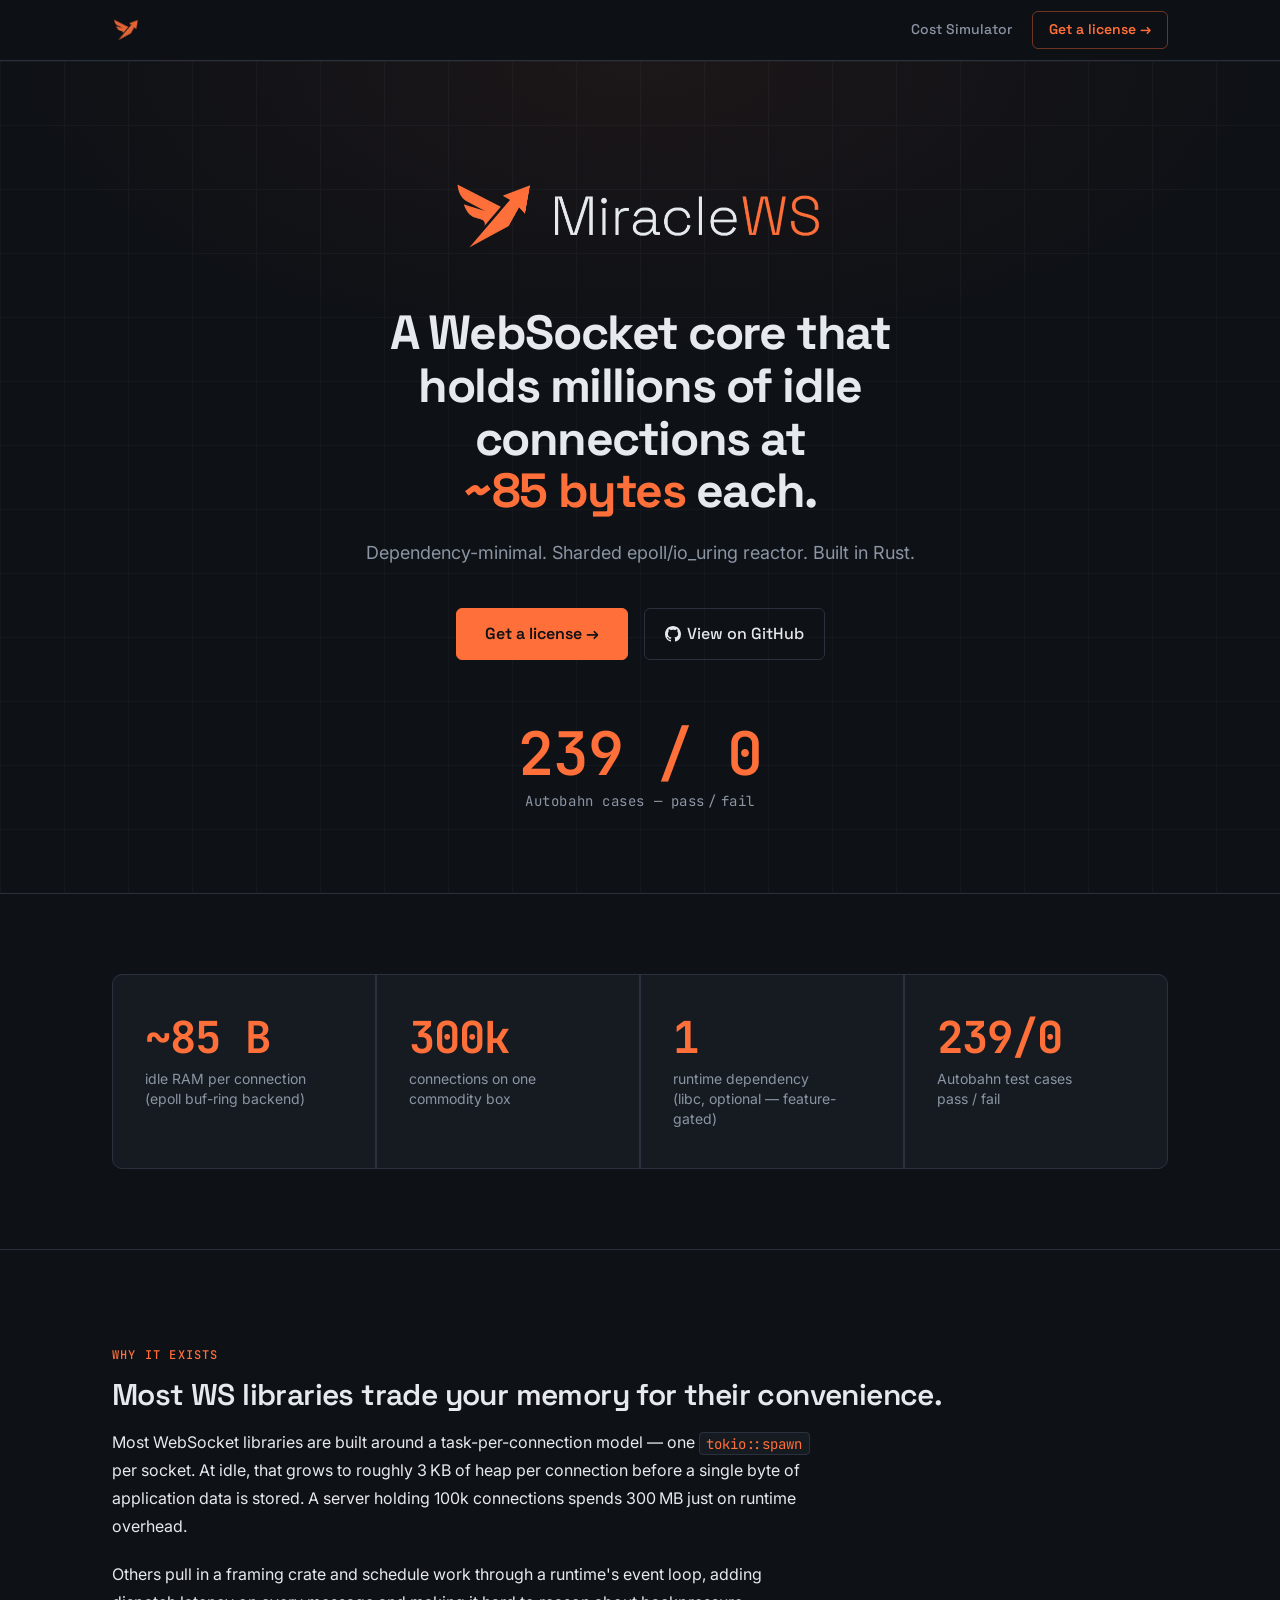
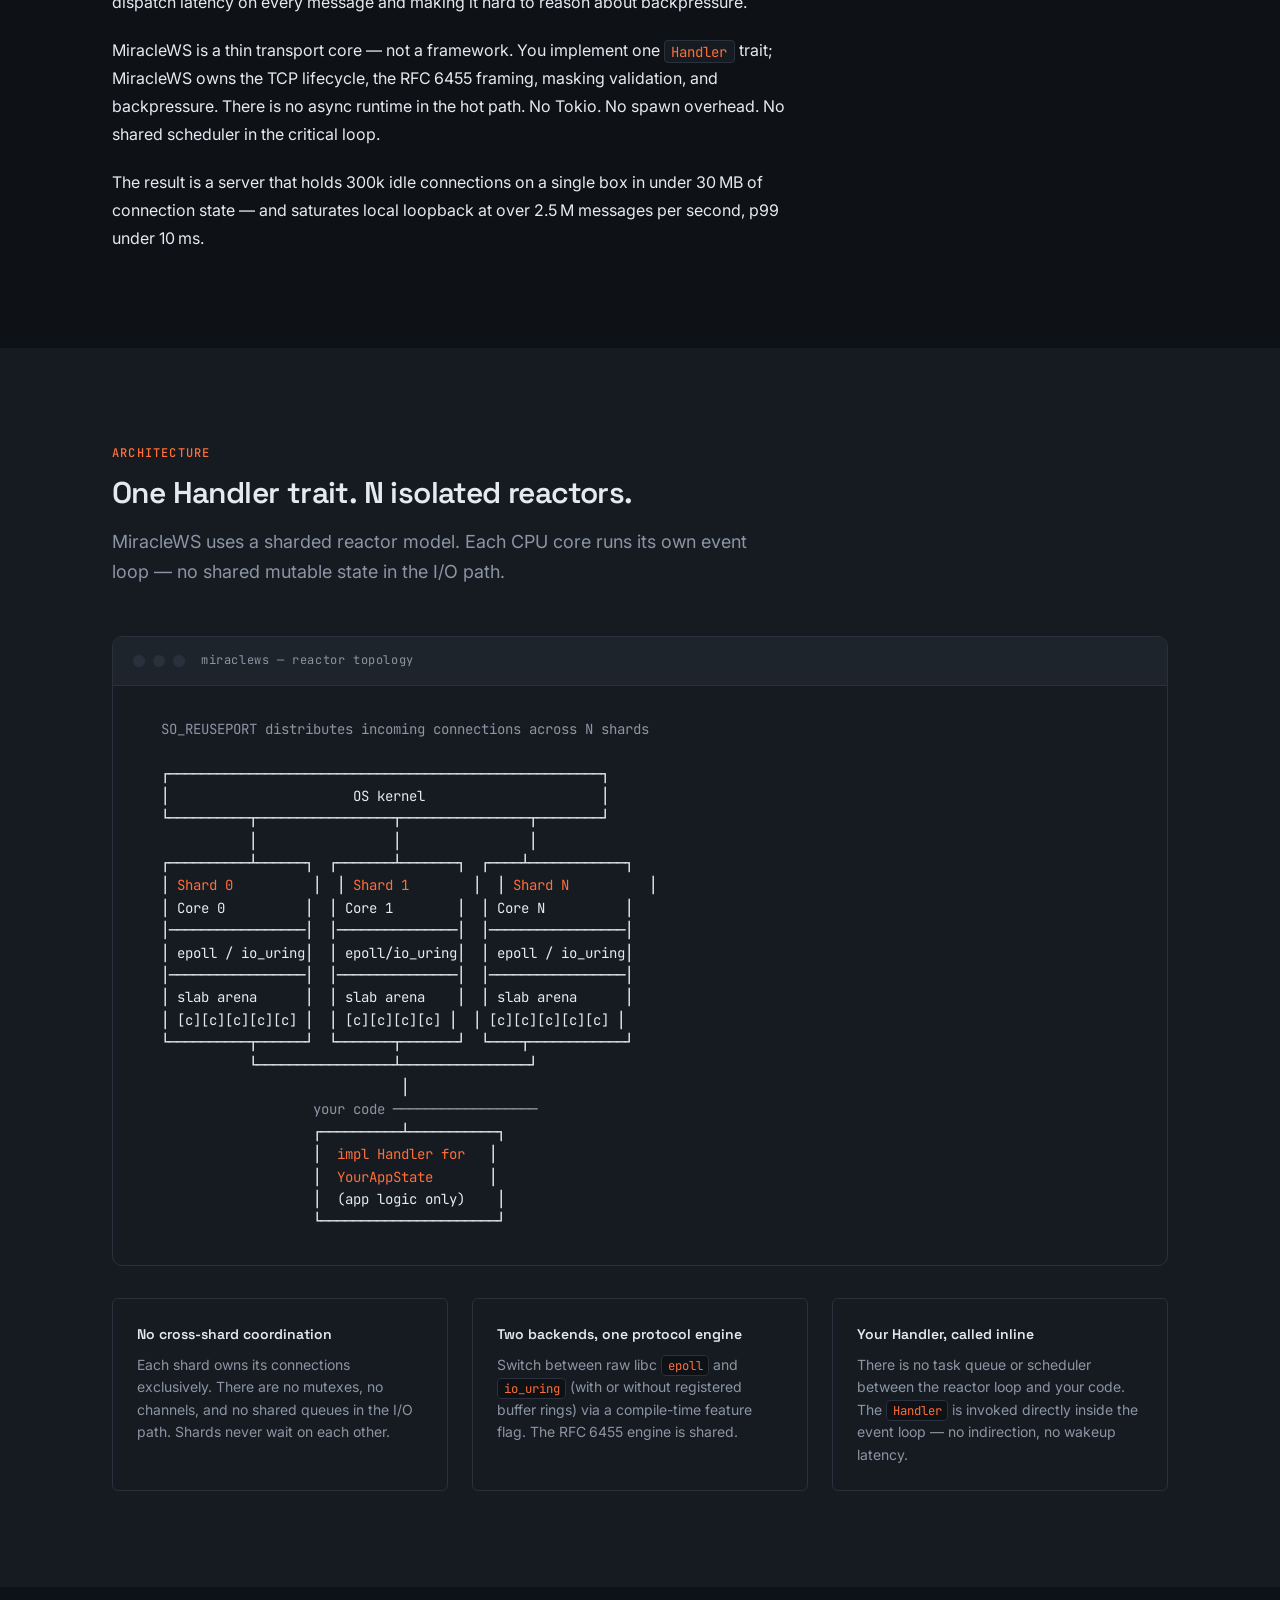
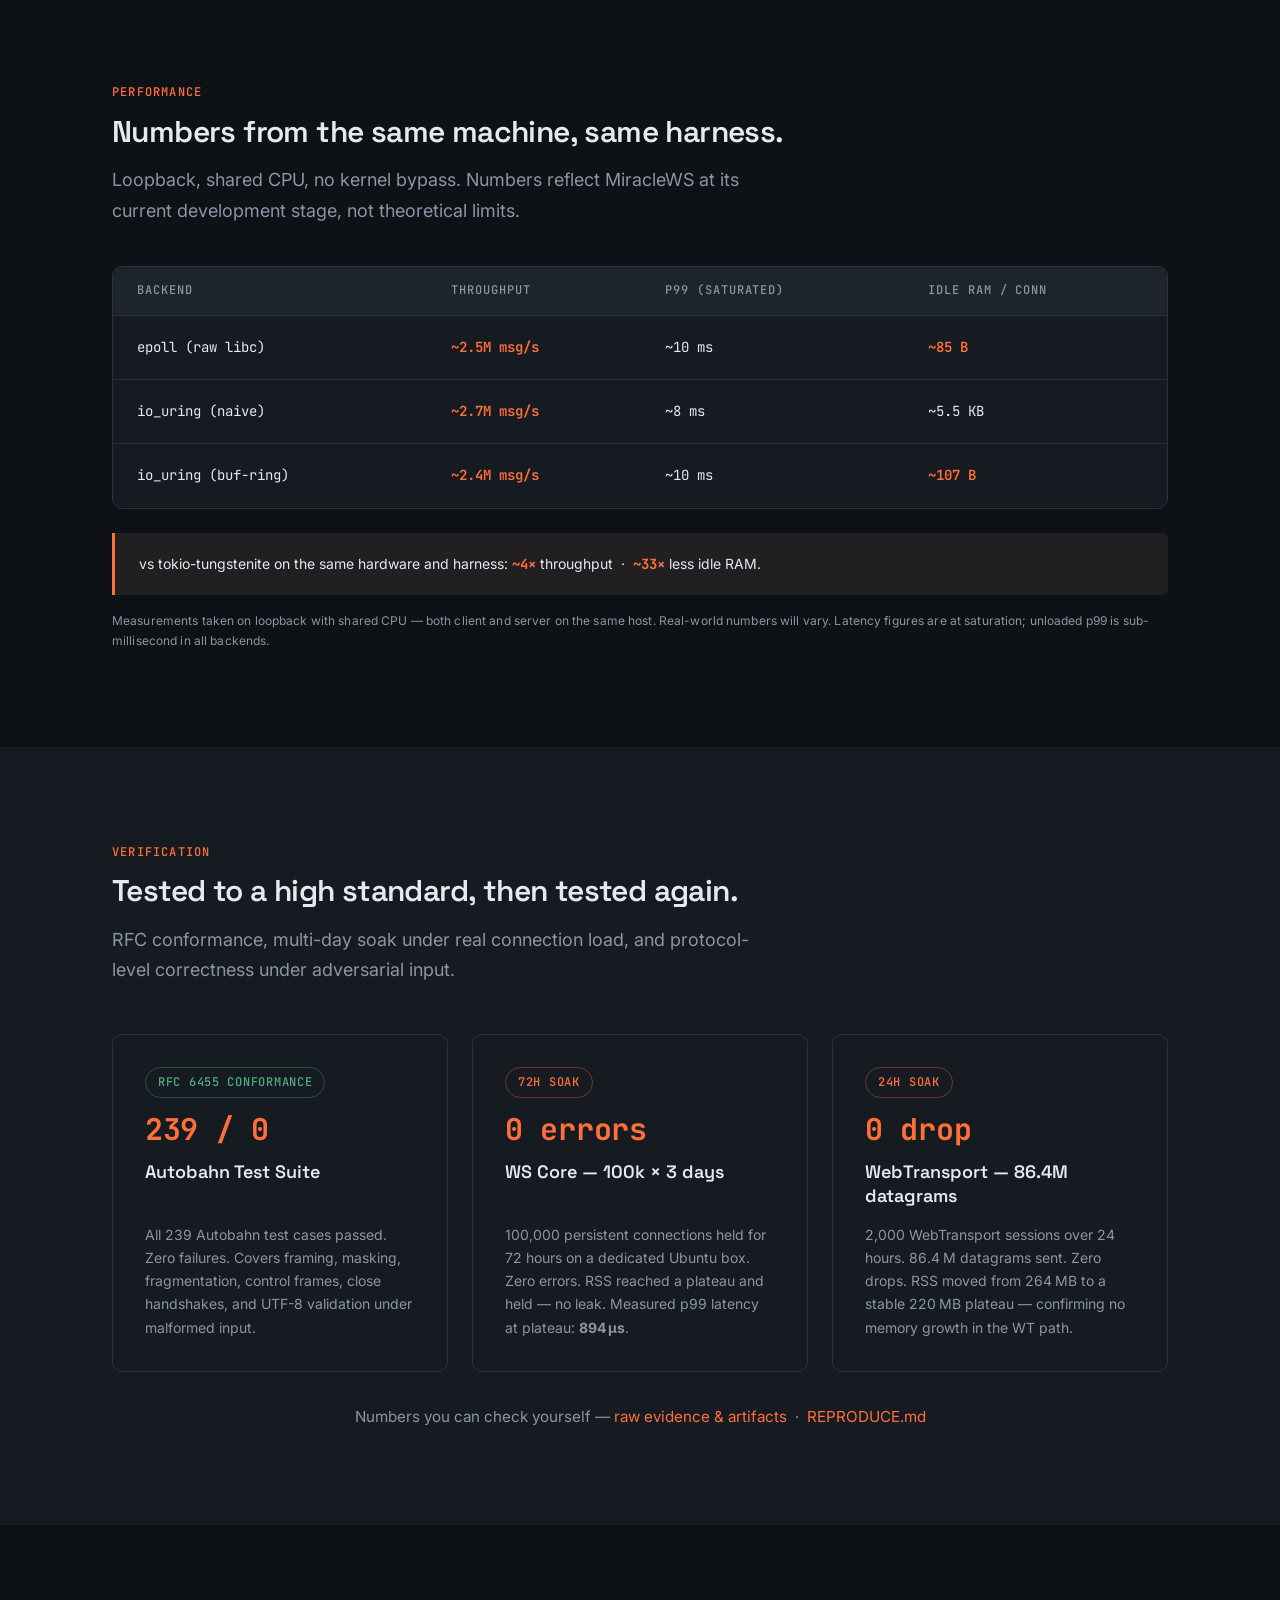
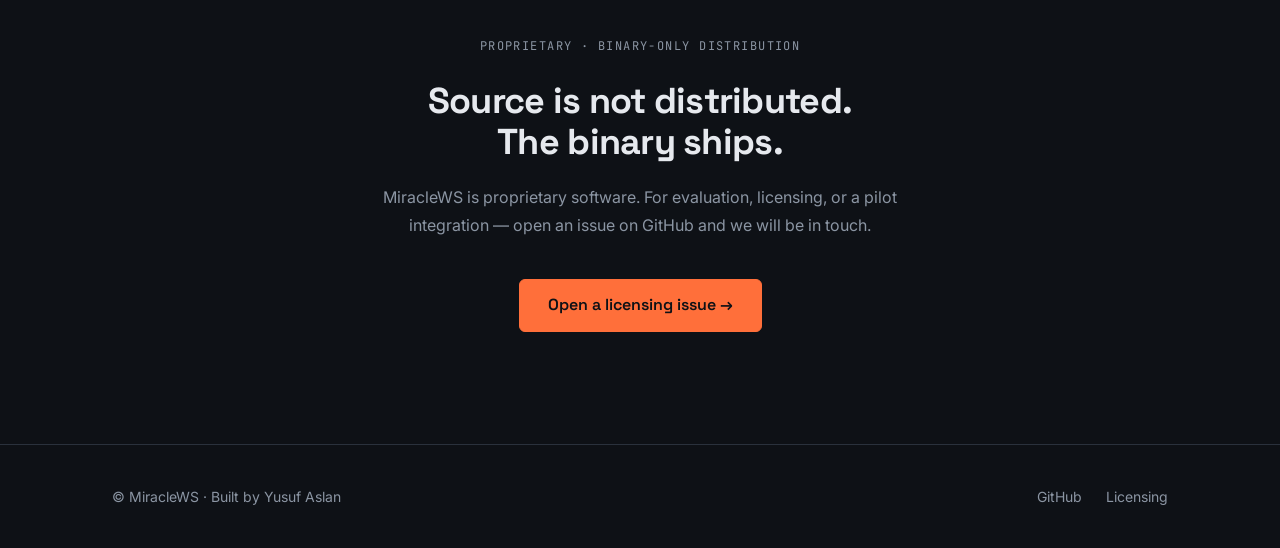
<file: docs/index.html>
<!DOCTYPE html>
<html lang="en">
<head>
  <meta charset="UTF-8" />
  <meta name="viewport" content="width=device-width, initial-scale=1.0" />
  <title>MiracleWS — high-performance WebSocket core</title>
  <meta name="description" content="A dependency-minimal WebSocket server core in Rust. Sharded epoll/io_uring reactor. ~85 bytes idle RAM per connection. 239/0 Autobahn pass/fail." />

  <!-- Open Graph -->
  <meta property="og:type"        content="website" />
  <meta property="og:url"         content="https://pikyusufaslan.github.io/miraclews/" />
  <meta property="og:title"       content="MiracleWS — high-performance WebSocket core" />
  <meta property="og:description" content="~85 B idle RAM/conn. 300k connections on one box. 1 runtime dependency. 239/0 Autobahn. Built in Rust." />
  <meta property="og:image"       content="assets/og-image.png" />
  <meta name="twitter:card"       content="summary_large_image" />

  <!-- Favicons -->
  <link rel="icon"       type="image/png" sizes="32x32"   href="assets/favicon-32.png" />
  <link rel="apple-touch-icon"             sizes="180x180" href="assets/favicon-180.png" />

  <!-- Fonts -->
  <link rel="preconnect" href="https://fonts.googleapis.com" />
  <link rel="preconnect" href="https://fonts.gstatic.com" crossorigin />
  <link
    rel="stylesheet"
    href="https://fonts.googleapis.com/css2?family=Inter:wght@400;500&family=JetBrains+Mono:wght@400;500;600;700&family=Space+Grotesk:wght@400;500;600;700&display=swap"
  />

  <link rel="stylesheet" href="style.css" />
</head>
<body>

  <!-- ============================================================
       Navigation
       ============================================================ -->
  <nav class="nav" aria-label="Site navigation">
    <div class="nav__inner">
      <a href="#hero" class="nav__logo" aria-label="MiracleWS — back to top">
        <img src="assets/logo-mark.png" alt="MiracleWS mark" height="28" width="28" />
      </a>
      <div class="nav__links">
        <a href="cost.html" class="nav__link">Cost Simulator</a>
        <a href="https://github.com/pikyusufaslan/miraclews/issues" class="nav__cta">
          Get a license →
        </a>
      </div>
    </div>
  </nav>

  <main>

    <!-- ============================================================
         1. Hero
         ============================================================ -->
    <section class="hero" id="hero" aria-labelledby="hero-heading">
      <div class="hero__inner">

        <a href="https://github.com/pikyusufaslan/miraclews" aria-label="MiracleWS on GitHub">
          <img
            src="assets/logo-wordmark-dark.png"
            alt="MiracleWS"
            class="hero__wordmark"
            width="380"
            height="86"
          />
        </a>

        <h1 class="hero__headline" id="hero-heading">
          A WebSocket core that holds millions of idle connections at
          <mark>~85&nbsp;bytes</mark> each.
        </h1>

        <p class="hero__sub">
          Dependency-minimal. Sharded epoll/io_uring reactor. Built in Rust.
        </p>

        <div class="hero__actions">
          <a
            href="https://github.com/pikyusufaslan/miraclews/issues"
            class="btn-primary"
          >
            Get a license →
          </a>
          <a
            href="https://github.com/pikyusufaslan/miraclews"
            class="btn-ghost"
          >
            <svg width="16" height="16" viewBox="0 0 16 16" fill="currentColor" aria-hidden="true">
              <path d="M8 0C3.58 0 0 3.58 0 8c0 3.54 2.29 6.53 5.47 7.59.4.07.55-.17.55-.38 0-.19-.01-.82-.01-1.49-2.01.37-2.53-.49-2.69-.94-.09-.23-.48-.94-.82-1.13-.28-.15-.68-.52-.01-.53.63-.01 1.08.58 1.23.82.72 1.21 1.87.87 2.33.66.07-.52.28-.87.51-1.07-1.78-.2-3.64-.89-3.64-3.95 0-.87.31-1.59.82-2.15-.08-.2-.36-1.02.08-2.12 0 0 .67-.21 2.2.82.64-.18 1.32-.27 2-.27.68 0 1.36.09 2 .27 1.53-1.04 2.2-.82 2.2-.82.44 1.1.16 1.92.08 2.12.51.56.82 1.27.82 2.15 0 3.07-1.87 3.75-3.65 3.95.29.25.54.73.54 1.48 0 1.07-.01 1.93-.01 2.2 0 .21.15.46.55.38A8.013 8.013 0 0016 8c0-4.42-3.58-8-8-8z"/>
            </svg>
            View on GitHub
          </a>
        </div>

        <!-- Ambient credibility stat -->
        <div class="hero__stat" aria-label="Autobahn test results: 239 pass, 0 fail">
          <span class="hero__stat-number" aria-hidden="true">239 / 0</span>
          <span class="hero__stat-label">Autobahn cases &mdash; pass&thinsp;/&thinsp;fail</span>
        </div>

      </div>
    </section>

    <!-- ============================================================
         2. At a glance — stat cards
         ============================================================ -->
    <section class="stats" aria-labelledby="stats-heading">
      <div class="container">
        <h2 id="stats-heading" class="sr-only">At a glance</h2>
        <div class="stats__grid">

          <div class="stat-card">
            <div class="stat-card__number" aria-label="approximately 85 bytes">~85 B</div>
            <div class="stat-card__label">idle RAM per connection<br />(epoll buf-ring backend)</div>
          </div>

          <div class="stat-card">
            <div class="stat-card__number" aria-label="300 thousand">300k</div>
            <div class="stat-card__label">connections on one commodity box</div>
          </div>

          <div class="stat-card">
            <div class="stat-card__number" aria-label="1">1</div>
            <div class="stat-card__label">runtime dependency<br />(libc, optional — feature-gated)</div>
          </div>

          <div class="stat-card">
            <div class="stat-card__number" aria-label="239 slash 0">239/0</div>
            <div class="stat-card__label">Autobahn test cases<br />pass / fail</div>
          </div>

        </div>
      </div>
    </section>

    <!-- ============================================================
         3. Why
         ============================================================ -->
    <section class="section why" aria-labelledby="why-heading">
      <div class="container">
        <span class="section-label">Why it exists</span>
        <h2 class="section-heading" id="why-heading">Most WS libraries trade your memory for their convenience.</h2>

        <div class="why__body">
          <p>
            Most WebSocket libraries are built around a task-per-connection model — one
            <code>tokio::spawn</code> per socket. At idle, that grows to roughly 3&thinsp;KB of heap
            per connection before a single byte of application data is stored. A server holding
            100k connections spends 300&thinsp;MB just on runtime overhead.
          </p>
          <p>
            Others pull in a framing crate and schedule work through a runtime's event loop,
            adding dispatch latency on every message and making it hard to reason about
            backpressure.
          </p>
          <p>
            MiracleWS is a thin transport core — not a framework. You implement one
            <code>Handler</code> trait; MiracleWS owns the TCP lifecycle, the RFC&thinsp;6455 framing,
            masking validation, and backpressure. There is no async runtime in the hot path.
            No Tokio. No spawn overhead. No shared scheduler in the critical loop.
          </p>
          <p>
            The result is a server that holds 300k idle connections on a single box in under
            30&thinsp;MB of connection state — and saturates local loopback at over 2.5&thinsp;M
            messages per second, p99 under 10&thinsp;ms.
          </p>
        </div>
      </div>
    </section>

    <!-- ============================================================
         4. How it works
         ============================================================ -->
    <section class="section section--alt how" aria-labelledby="how-heading">
      <div class="container">
        <span class="section-label">Architecture</span>
        <h2 class="section-heading" id="how-heading">One Handler trait. N isolated reactors.</h2>
        <p class="section-sub">
          MiracleWS uses a sharded reactor model. Each CPU core runs its own
          event loop — no shared mutable state in the I/O path.
        </p>

        <div class="how__diagram-wrapper" role="img" aria-label="Sharded reactor architecture diagram">
          <div class="how__diagram-header">
            <span class="how__diagram-dot"></span>
            <span class="how__diagram-dot"></span>
            <span class="how__diagram-dot"></span>
            <span class="how__diagram-title">miraclews — reactor topology</span>
          </div>
          <div class="how__diagram">
<pre>
<span class="dia-muted">  SO_REUSEPORT distributes incoming connections across N shards</span>

  ┌──────────────────────────────────────────────────────┐
  │                       OS kernel                      │
  └──────────┬─────────────────┬────────────────┬────────┘
             │                 │                │
  ┌──────────┴──────┐  ┌───────┴───────┐  ┌────┴────────────┐
  │ <span class="dia-accent">Shard 0</span>          │  │ <span class="dia-accent">Shard 1</span>        │  │ <span class="dia-accent">Shard N</span>          │
  │ Core 0          │  │ Core 1        │  │ Core N          │
  │─────────────────│  │───────────────│  │─────────────────│
  │ epoll / io_uring│  │ epoll/io_uring│  │ epoll / io_uring│
  │─────────────────│  │───────────────│  │─────────────────│
  │ slab arena      │  │ slab arena    │  │ slab arena      │
  │ [c][c][c][c][c] │  │ [c][c][c][c] │  │ [c][c][c][c][c] │
  └──────────┬──────┘  └───────┬───────┘  └────┬────────────┘
             └─────────────────┴────────────────┘
                                │
                     <span class="dia-muted">your code ──────────────────</span>
                     ┌──────────┴───────────┐
                     │  <span class="dia-accent">impl Handler for</span>   │
                     │  <span class="dia-accent">YourAppState</span>       │
                     │  (app logic only)    │
                     └──────────────────────┘
</pre>
          </div>
        </div>

        <div class="how__notes">
          <div class="how__note">
            <div class="how__note-title">No cross-shard coordination</div>
            <div class="how__note-body">
              Each shard owns its connections exclusively. There are no mutexes, no channels,
              and no shared queues in the I/O path. Shards never wait on each other.
            </div>
          </div>
          <div class="how__note">
            <div class="how__note-title">Two backends, one protocol engine</div>
            <div class="how__note-body">
              Switch between raw libc <code>epoll</code> and <code>io_uring</code> (with or
              without registered buffer rings) via a compile-time feature flag. The RFC&thinsp;6455
              engine is shared.
            </div>
          </div>
          <div class="how__note">
            <div class="how__note-title">Your Handler, called inline</div>
            <div class="how__note-body">
              There is no task queue or scheduler between the reactor loop and your code. The
              <code>Handler</code> is invoked directly inside the event loop — no indirection,
              no wakeup latency.
            </div>
          </div>
        </div>

      </div>
    </section>

    <!-- ============================================================
         5. Benchmarks
         ============================================================ -->
    <section class="section bench" aria-labelledby="bench-heading">
      <div class="container">
        <span class="section-label">Performance</span>
        <h2 class="section-heading" id="bench-heading">Numbers from the same machine, same harness.</h2>
        <p class="section-sub">
          Loopback, shared CPU, no kernel bypass. Numbers reflect MiracleWS at its current
          development stage, not theoretical limits.
        </p>

        <div class="bench__table-wrapper">
          <table class="bench-table" aria-label="MiracleWS backend benchmark results">
            <thead>
              <tr>
                <th scope="col">Backend</th>
                <th scope="col">Throughput</th>
                <th scope="col">p99 (saturated)</th>
                <th scope="col">Idle RAM / conn</th>
              </tr>
            </thead>
            <tbody>
              <tr>
                <td>epoll (raw libc)</td>
                <td class="num">~2.5M msg/s</td>
                <td class="num-plain">~10 ms</td>
                <td class="num">~85 B</td>
              </tr>
              <tr>
                <td>io_uring (naive)</td>
                <td class="num">~2.7M msg/s</td>
                <td class="num-plain">~8 ms</td>
                <td class="num-plain">~5.5 KB</td>
              </tr>
              <tr>
                <td>io_uring (buf-ring)</td>
                <td class="num">~2.4M msg/s</td>
                <td class="num-plain">~10 ms</td>
                <td class="num">~107 B</td>
              </tr>
            </tbody>
          </table>
        </div>

        <div class="bench__callout" role="note">
          vs tokio-tungstenite on the same hardware and harness:
          <strong>~4×</strong> throughput &nbsp;·&nbsp; <strong>~33×</strong> less idle RAM.
        </div>

        <p class="bench__note">
          Measurements taken on loopback with shared CPU — both client and server on the same
          host. Real-world numbers will vary. Latency figures are at saturation; unloaded
          p99 is sub-millisecond in all backends.
        </p>

      </div>
    </section>

    <!-- ============================================================
         6. Evidence
         ============================================================ -->
    <section class="section section--alt evidence" aria-labelledby="evidence-heading">
      <div class="container">
        <span class="section-label">Verification</span>
        <h2 class="section-heading" id="evidence-heading">Tested to a high standard, then tested again.</h2>
        <p class="section-sub">
          RFC conformance, multi-day soak under real connection load, and protocol-level
          correctness under adversarial input.
        </p>

        <div class="evidence__grid">

          <div class="evidence-card">
            <span class="evidence-card__badge evidence-card__badge--green">RFC 6455 Conformance</span>
            <div class="evidence-card__stat">239 / 0</div>
            <div class="evidence-card__title">Autobahn Test Suite</div>
            <div class="evidence-card__body">
              All 239 Autobahn test cases passed. Zero failures. Covers framing, masking,
              fragmentation, control frames, close handshakes, and UTF-8 validation under
              malformed input.
            </div>
          </div>

          <div class="evidence-card">
            <span class="evidence-card__badge">72h Soak</span>
            <div class="evidence-card__stat">0 errors</div>
            <div class="evidence-card__title">WS Core — 100k × 3 days</div>
            <div class="evidence-card__body">
              100,000 persistent connections held for 72 hours on a dedicated Ubuntu box.
              Zero errors. RSS reached a plateau and held — no leak. Measured p99 latency
              at plateau: <strong>894&thinsp;µs</strong>.
            </div>
          </div>

          <div class="evidence-card">
            <span class="evidence-card__badge">24h Soak</span>
            <div class="evidence-card__stat">0 drop</div>
            <div class="evidence-card__title">WebTransport — 86.4M datagrams</div>
            <div class="evidence-card__body">
              2,000 WebTransport sessions over 24 hours. 86.4&thinsp;M datagrams sent. Zero
              drops. RSS moved from 264&thinsp;MB to a stable 220&thinsp;MB plateau —
              confirming no memory growth in the WT path.
            </div>
          </div>

        </div>
        <p style="text-align:center;margin-top:32px;color:#8B95A3;font-size:0.95rem">
          Numbers you can check yourself —
          <a href="https://github.com/pikyusufaslan/miraclews/tree/main/evidence" style="color:#FF6F3A;text-decoration:none">raw evidence &amp; artifacts</a>
          &nbsp;·&nbsp;
          <a href="https://github.com/pikyusufaslan/miraclews/blob/main/REPRODUCE.md" style="color:#FF6F3A;text-decoration:none">REPRODUCE.md</a>
        </p>
      </div>
    </section>

    <!-- ============================================================
         7. Licensing CTA
         ============================================================ -->
    <section class="cta-section" aria-labelledby="cta-heading">
      <div class="container">
        <div class="cta-section__inner">
          <p class="cta-section__eyebrow">Proprietary · Binary-only distribution</p>
          <h2 class="cta-section__heading" id="cta-heading">
            Source is not distributed.<br />The binary ships.
          </h2>
          <div class="cta-section__body">
            <p>
              MiracleWS is proprietary software. For evaluation, licensing, or a
              pilot integration — open an issue on GitHub and we will be in touch.
            </p>
          </div>
          <a
            href="https://github.com/pikyusufaslan/miraclews/issues"
            class="btn-primary"
          >
            Open a licensing issue →
          </a>
        </div>
      </div>
    </section>

  </main>

  <!-- ============================================================
       Footer
       ============================================================ -->
  <footer class="footer">
    <div class="footer__inner">
      <span class="footer__copy">© MiracleWS · Built by Yusuf Aslan</span>
      <nav class="footer__links" aria-label="Footer links">
        <a
          href="https://github.com/pikyusufaslan/miraclews"
          class="footer__link"
        >GitHub</a>
        <a
          href="https://github.com/pikyusufaslan/miraclews/issues"
          class="footer__link"
        >Licensing</a>
      </nav>
    </div>
  </footer>

  <!-- Screen-reader utility -->
  <style>
    .sr-only {
      position: absolute;
      width: 1px;
      height: 1px;
      padding: 0;
      margin: -1px;
      overflow: hidden;
      clip: rect(0, 0, 0, 0);
      white-space: nowrap;
      border-width: 0;
    }
  </style>

</body>
</html>
</file>
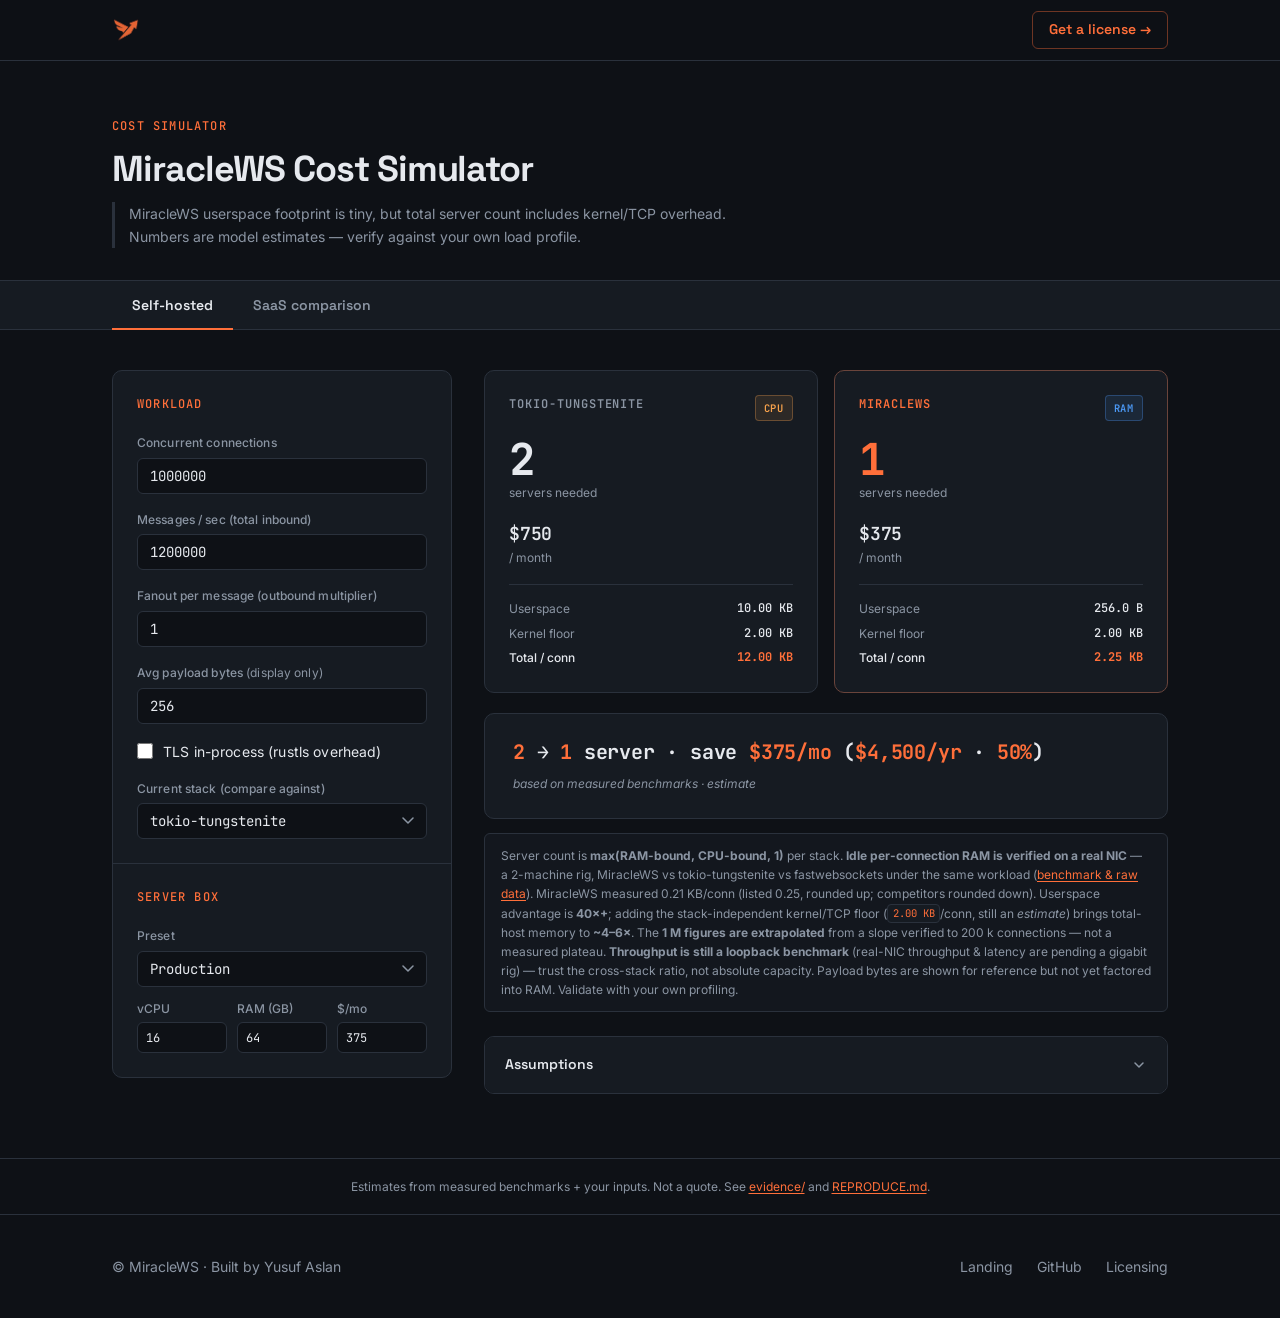
<file: docs/cost.html>
<!DOCTYPE html>
<html lang="en">
<head>
  <meta charset="UTF-8" />
  <meta name="viewport" content="width=device-width, initial-scale=1.0" />
  <title>MiracleWS Cost Simulator</title>
  <meta name="description" content="Estimate how many servers you need with MiracleWS vs your current WebSocket stack. Per-connection RAM breakdown with kernel/TCP overhead included." />

  <!-- Fonts -->
  <link rel="preconnect" href="https://fonts.googleapis.com" />
  <link rel="preconnect" href="https://fonts.gstatic.com" crossorigin />
  <link
    rel="stylesheet"
    href="https://fonts.googleapis.com/css2?family=Inter:wght@400;500&family=JetBrains+Mono:wght@400;500;600;700&family=Space+Grotesk:wght@400;500;600;700&display=swap"
  />

  <link rel="stylesheet" href="style.css" />
  <link rel="stylesheet" href="cost.css" />

  <!-- Screen-reader utility -->
  <style>
    .sr-only {
      position: absolute;
      width: 1px;
      height: 1px;
      padding: 0;
      margin: -1px;
      overflow: hidden;
      clip: rect(0, 0, 0, 0);
      white-space: nowrap;
      border-width: 0;
    }
  </style>
</head>
<body>

  <!-- Navigation -->
  <nav class="nav" aria-label="Site navigation">
    <div class="nav__inner">
      <a href="index.html" class="nav__logo" aria-label="MiracleWS — back to landing">
        <img src="assets/logo-mark.png" alt="MiracleWS mark" height="28" width="28" />
      </a>
      <a href="https://github.com/pikyusufaslan/miraclews/issues" class="nav__cta">
        Get a license &rarr;
      </a>
    </div>
  </nav>

  <main>

    <!-- Page header -->
    <header class="cost-header">
      <div class="container">
        <span class="section-label" aria-hidden="true">Cost Simulator</span>
        <h1>MiracleWS Cost Simulator</h1>
        <p class="cost-header__sub">
          MiracleWS userspace footprint is tiny, but total server count includes kernel/TCP overhead.
          Numbers are model estimates &mdash; verify against your own load profile.
        </p>
      </div>
    </header>

    <!-- Tab bar -->
    <div class="cost-tabs" role="tablist" aria-label="Simulator mode">
      <div class="cost-tabs__inner">
        <button
          id="tab-selfhosted"
          class="cost-tab cost-tab--active"
          role="tab"
          aria-selected="true"
          aria-controls="panel-selfhosted"
        >Self-hosted</button>
        <button
          id="tab-saas"
          class="cost-tab"
          role="tab"
          aria-selected="false"
          aria-controls="panel-saas"
        >SaaS comparison</button>
      </div>
    </div>

    <!-- Self-hosted panel -->
    <section
      id="panel-selfhosted"
      class="cost-body"
      role="tabpanel"
      aria-labelledby="tab-selfhosted"
    >
      <div class="container">
        <div class="cost-layout">

          <!-- ── Inputs sidebar ── -->
          <aside class="cost-inputs" aria-label="Workload and box inputs">

            <!-- Workload -->
            <div class="input-section">
              <div class="input-section__title">Workload</div>

              <div class="input-row">
                <label for="input-conns">Concurrent connections</label>
                <input
                  type="number"
                  id="input-conns"
                  value="1000000"
                  min="0"
                  step="10000"
                  aria-describedby="conns-hint"
                />
                <span id="conns-hint" class="sr-only">Default 1 million connections</span>
              </div>

              <div class="input-row">
                <label for="input-msgs">Messages / sec (total inbound)</label>
                <input
                  type="number"
                  id="input-msgs"
                  value="1200000"
                  min="0"
                  step="100000"
                />
              </div>

              <div class="input-row">
                <label for="input-fanout">Fanout per message (outbound multiplier)</label>
                <input
                  type="number"
                  id="input-fanout"
                  value="1"
                  min="1"
                  step="1"
                />
              </div>

              <div class="input-row">
                <label for="input-payload">Avg payload bytes <span style="color:var(--muted);font-weight:400;">(display only)</span></label>
                <input
                  type="number"
                  id="input-payload"
                  value="256"
                  min="1"
                  step="64"
                  aria-describedby="payload-hint"
                />
                <span id="payload-hint" class="sr-only">Not currently factored into server count — shown for reference.</span>
              </div>

              <div class="input-row input-row--checkbox">
                <input type="checkbox" id="input-tls" />
                <label for="input-tls">TLS in-process (rustls overhead)</label>
              </div>

              <div class="input-row">
                <label for="input-stack">Current stack (compare against)</label>
                <select id="input-stack" aria-label="Current WebSocket stack">
                  <!-- populated by JS from DEFAULTS.stacks -->
                </select>
              </div>
            </div>

            <!-- Box preset -->
            <div class="input-section">
              <div class="input-section__title">Server box</div>
              <div class="box-preset-row">
                <div class="input-row" style="margin-bottom:0">
                  <label for="input-preset">Preset</label>
                  <select id="input-preset" aria-label="Box preset">
                    <!-- populated by JS from DEFAULTS.boxes -->
                  </select>
                </div>
                <div class="box-fields">
                  <div class="box-field">
                    <label for="input-vcpu">vCPU</label>
                    <input type="number" id="input-vcpu" min="1" step="1" />
                  </div>
                  <div class="box-field">
                    <label for="input-ram">RAM (GB)</label>
                    <input type="number" id="input-ram" min="1" step="1" />
                  </div>
                  <div class="box-field">
                    <label for="input-price">$/mo</label>
                    <input type="number" id="input-price" min="1" step="1" />
                  </div>
                </div>
              </div>
            </div>

          </aside>

          <!-- ── Results area ── -->
          <div class="cost-results" aria-live="polite" aria-label="Cost simulation results">

            <!-- Two comparison cards -->
            <div class="result-cards" role="region" aria-label="Comparison">
              <!-- Current stack card -->
              <div class="result-card" id="card-current" aria-label="Current stack results">
                <div class="result-card__header">
                  <span class="result-card__name" id="card-current-name">tokio-tungstenite</span>
                  <span class="result-card__bound-badge result-card__bound-badge--ram" id="card-current-badge">RAM</span>
                </div>
                <div class="result-card__primary">
                  <div class="result-card__servers" id="card-current-servers">—</div>
                  <div class="result-card__servers-label">servers needed</div>
                </div>
                <div>
                  <div class="result-card__monthly" id="card-current-monthly">—</div>
                  <div class="result-card__monthly-label">/ month</div>
                </div>
                <div class="result-card__breakdown">
                  <div class="breakdown-row">
                    <span class="breakdown-row__label">Userspace</span>
                    <span class="breakdown-row__value" id="card-current-us">—</span>
                  </div>
                  <div class="breakdown-row">
                    <span class="breakdown-row__label">Kernel floor</span>
                    <span class="breakdown-row__value" id="card-current-kern">—</span>
                  </div>
                  <div class="breakdown-row" id="card-current-tls-row" style="display:none">
                    <span class="breakdown-row__label">rustls (TLS)</span>
                    <span class="breakdown-row__value" id="card-current-tls-val">—</span>
                  </div>
                  <div class="breakdown-row breakdown-row--total">
                    <span class="breakdown-row__label">Total / conn</span>
                    <span class="breakdown-row__value" id="card-current-total">—</span>
                  </div>
                </div>
              </div>

              <!-- MiracleWS card -->
              <div class="result-card result-card--miraclews" id="card-mws" aria-label="MiracleWS results">
                <div class="result-card__header">
                  <span class="result-card__name">MiracleWS</span>
                  <span class="result-card__bound-badge result-card__bound-badge--ram" id="card-mws-badge">RAM</span>
                </div>
                <div class="result-card__primary">
                  <div class="result-card__servers" id="card-mws-servers">—</div>
                  <div class="result-card__servers-label">servers needed</div>
                </div>
                <div>
                  <div class="result-card__monthly" id="card-mws-monthly">—</div>
                  <div class="result-card__monthly-label">/ month</div>
                </div>
                <div class="result-card__breakdown">
                  <div class="breakdown-row">
                    <span class="breakdown-row__label">Userspace</span>
                    <span class="breakdown-row__value" id="card-mws-us">—</span>
                  </div>
                  <div class="breakdown-row">
                    <span class="breakdown-row__label">Kernel floor</span>
                    <span class="breakdown-row__value" id="card-mws-kern">—</span>
                  </div>
                  <div class="breakdown-row" id="card-mws-tls-row" style="display:none">
                    <span class="breakdown-row__label">rustls (TLS)</span>
                    <span class="breakdown-row__value" id="card-mws-tls-val">—</span>
                  </div>
                  <div class="breakdown-row breakdown-row--total">
                    <span class="breakdown-row__label">Total / conn</span>
                    <span class="breakdown-row__value" id="card-mws-total">—</span>
                  </div>
                </div>
              </div>
            </div>

            <!-- Saving headline -->
            <div class="saving-headline" id="saving-headline" aria-live="polite">
              <div class="saving-headline__line" id="saving-headline-text">Computing&hellip;</div>
              <div class="saving-headline__sub">based on measured benchmarks &middot; estimate</div>
            </div>

            <!-- Disclaimer -->
            <p class="cost-disclaimer">
              Server count is <strong>max(RAM-bound, CPU-bound, 1)</strong> per stack.
              <strong>Idle per-connection RAM is verified on a real NIC</strong> &mdash; a 2-machine rig, MiracleWS vs tokio-tungstenite vs fastwebsockets under the same workload (<a href="https://github.com/pikyusufaslan/miraclews/tree/main/evidence/rig" target="_blank" rel="noopener">benchmark &amp; raw data</a>). MiracleWS measured 0.21 KB/conn (listed 0.25, rounded up; competitors rounded down). Userspace advantage is <strong>40×+</strong>; adding the stack-independent kernel/TCP floor (<code id="disc-kern">2 KB</code>/conn, still an <em>estimate</em>) brings total-host memory to <strong>~4&ndash;6×</strong>.
              The <strong>1 M figures are extrapolated</strong> from a slope verified to 200 k connections &mdash; not a measured plateau.
              <strong>Throughput is still a loopback benchmark</strong> (real-NIC throughput &amp; latency are pending a gigabit rig) &mdash; trust the cross-stack ratio, not absolute capacity. Payload bytes are shown for reference but not yet factored into RAM.
              Validate with your own profiling.
            </p>

            <!-- Collapsible assumptions panel -->
            <details class="assumptions-panel" id="assumptions-panel">
              <summary>
                <span class="assumptions-summary__label">Assumptions</span>
                <svg class="assumptions-summary__chevron" width="16" height="16" viewBox="0 0 16 16" fill="none" aria-hidden="true">
                  <path d="M4 6l4 4 4-4" stroke="currentColor" stroke-width="1.5" stroke-linecap="round" stroke-linejoin="round"/>
                </svg>
              </summary>
              <div class="assumptions-content">

                <!-- Per-stack assumptions -->
                <div class="assumptions-group">
                  <div class="assumptions-group__title">Per-stack parameters</div>
                  <div class="assumptions-stacks" id="assumptions-stacks">
                    <!-- populated by JS -->
                  </div>
                </div>

                <!-- Global assumptions -->
                <div class="assumptions-group">
                  <div class="assumptions-group__title">Global parameters</div>
                  <div class="assumptions-grid">
                    <div class="assumption-field">
                      <label class="assumption-field__label" for="a-kernelFloorKB">
                        Kernel floor (KB/conn) <span class="tag tag--estimate">estimate</span>
                      </label>
                      <input type="number" id="a-kernelFloorKB" step="0.1" min="0" />
                    </div>
                    <div class="assumption-field">
                      <label class="assumption-field__label" for="a-rustlsKB">
                        rustls TLS (KB/conn) <span class="tag tag--measured">measured</span>
                      </label>
                      <input type="number" id="a-rustlsKB" step="0.1" min="0" />
                    </div>
                    <div class="assumption-field">
                      <label class="assumption-field__label" for="a-usableRamFrac">
                        Usable RAM fraction <span class="tag tag--estimate">estimate</span>
                      </label>
                      <input type="number" id="a-usableRamFrac" step="0.01" min="0.1" max="1" />
                    </div>
                    <div class="assumption-field">
                      <label class="assumption-field__label" for="a-benchCores">
                        Bench CPU cores <span class="tag tag--measured">measured</span>
                      </label>
                      <input type="number" id="a-benchCores" step="1" min="1" />
                    </div>
                  </div>
                </div>

                <!-- Reset -->
                <div class="assumptions-reset">
                  <button class="btn-reset" id="btn-reset" type="button">Reset to measured defaults</button>
                </div>

              </div>
            </details>

          </div><!-- /.cost-results -->

        </div><!-- /.cost-layout -->
      </div><!-- /.container -->
    </section>

    <!-- SaaS panel -->
    <section
      id="panel-saas"
      class="cost-body"
      role="tabpanel"
      aria-labelledby="tab-saas"
      hidden
    >
      <div class="container">
        <div class="cost-layout">

          <!-- Inputs sidebar -->
          <aside class="cost-inputs" aria-label="SaaS workload inputs">
            <div class="input-section">
              <div class="input-section__title">Workload</div>

              <div class="input-row">
                <label for="saas-conns">Concurrent connections (peak)</label>
                <input
                  type="number"
                  id="saas-conns"
                  value="1000000"
                  min="0"
                  step="10000"
                  aria-describedby="saas-conns-hint"
                />
                <span id="saas-conns-hint" class="sr-only">Default 1 million connections</span>
              </div>

              <div class="input-row">
                <label for="saas-msgs-mo">Messages / month</label>
                <input
                  type="number"
                  id="saas-msgs-mo"
                  value="100000000"
                  min="0"
                  step="1000000"
                />
              </div>

            </div>
          </aside>

          <!-- Results + provider pricing -->
          <div class="cost-results" aria-live="polite" aria-label="SaaS comparison results">

            <!-- Dated label -->
            <p class="saas-pricing-note">
              Public pricing estimate, last checked: 2026-06-29 &mdash; edit before using in sales.
            </p>

            <!-- Provider cards built by JS -->
            <div id="saas-providers" class="saas-providers-list">
              <!-- populated by buildSaasProviders() -->
            </div>

            <!-- Overhead note -->
            <p class="saas-overhead-note">
              self-hosting adds operational overhead not priced here.
            </p>

          </div><!-- /.cost-results -->

        </div><!-- /.cost-layout -->
      </div><!-- /.container -->
    </section>

    <!-- Page disclaimer bar -->
    <div class="page-disclaimer-bar" role="contentinfo" aria-label="Methodology disclaimer">
      <div class="container">
        <p class="page-disclaimer-text">
          Estimates from measured benchmarks + your inputs. Not a quote.
          See <a href="https://github.com/pikyusufaslan/miraclews/tree/main/evidence" target="_blank" rel="noopener">evidence/</a>
          and <a href="https://github.com/pikyusufaslan/miraclews/blob/main/REPRODUCE.md" target="_blank" rel="noopener">REPRODUCE.md</a>.
        </p>
      </div>
    </div>

  </main>

  <!-- Footer -->
  <footer class="footer">
    <div class="footer__inner">
      <span class="footer__copy">&copy; MiracleWS &middot; Built by Yusuf Aslan</span>
      <nav class="footer__links" aria-label="Footer links">
        <a href="index.html" class="footer__link">Landing</a>
        <a href="https://github.com/pikyusufaslan/miraclews" class="footer__link">GitHub</a>
        <a href="https://github.com/pikyusufaslan/miraclews/issues" class="footer__link">Licensing</a>
      </nav>
    </div>
  </footer>

  <!-- Load model first, then UI wiring -->
  <script src="cost-model.js"></script>
  <script src="cost.js"></script>

</body>
</html>
</file>
<file: docs/style.css>
/* ================================================================
   MIRACLEWS — style.css
   Dark infrastructure product landing. Systems engineers audience.
   Palette: base/panel/hairline/text/muted/accent strictly from vars.
   ================================================================ */

/* ----------------------------------------------------------------
   1. Custom properties
   ---------------------------------------------------------------- */
:root {
  --base:     #0E1116;
  --panel:    #161B22;
  --hairline: #2A313C;
  --text:     #E6E9EE;
  --muted:    #8B95A3;
  --accent:   #FF6F3A;

  --font-display: 'Space Grotesk', system-ui, sans-serif;
  --font-body:    'Inter', system-ui, sans-serif;
  --font-mono:    'JetBrains Mono', 'Fira Code', monospace;

  --radius:   6px;
  --radius-lg: 10px;
  --container: 1120px;

  /* Type scale */
  --text-xs:   0.75rem;   /* 12px */
  --text-sm:   0.875rem;  /* 14px */
  --text-base: 1rem;      /* 16px */
  --text-lg:   1.125rem;  /* 18px */
  --text-xl:   1.25rem;   /* 20px */
  --text-2xl:  1.5rem;    /* 24px */
  --text-3xl:  1.875rem;  /* 30px */
  --text-4xl:  2.25rem;   /* 36px */
  --text-5xl:  3rem;      /* 48px */
  --text-6xl:  3.75rem;   /* 60px */
}

/* ----------------------------------------------------------------
   2. Reset & base
   ---------------------------------------------------------------- */
*, *::before, *::after {
  box-sizing: border-box;
  margin: 0;
  padding: 0;
}

html {
  scroll-behavior: smooth;
}

body {
  background-color: var(--base);
  color: var(--text);
  font-family: var(--font-body);
  font-size: var(--text-base);
  line-height: 1.65;
  -webkit-font-smoothing: antialiased;
  -moz-osx-font-smoothing: grayscale;
}

img {
  display: block;
  max-width: 100%;
  height: auto;
}

a {
  color: inherit;
  text-decoration: none;
}

/* ----------------------------------------------------------------
   3. Typography base
   ---------------------------------------------------------------- */
h1, h2, h3, h4 {
  font-family: var(--font-display);
  line-height: 1.15;
  color: var(--text);
  letter-spacing: -0.02em;
}

code, pre {
  font-family: var(--font-mono);
}

/* ----------------------------------------------------------------
   4. Layout utilities
   ---------------------------------------------------------------- */
.container {
  max-width: var(--container);
  margin-inline: auto;
  padding-inline: 2rem;
}

/* Sections use padding directly via section-specific rules.
   A shared .section class sets vertical rhythm.
   NOTE: all section padding declarations live here — no overrides
   elsewhere — to avoid specificity cancellation. */
.section {
  padding-block: 6rem;
}

.section--alt {
  background-color: var(--panel);
}

.section--flush-top {
  padding-top: 0;
}

/* Section heading block */
.section-label {
  display: block;
  font-family: var(--font-mono);
  font-size: var(--text-xs);
  font-weight: 500;
  letter-spacing: 0.1em;
  text-transform: uppercase;
  color: var(--accent);
  margin-bottom: 0.75rem;
}

.section-heading {
  font-size: clamp(var(--text-2xl), 3vw, var(--text-3xl));
  font-weight: 600;
  margin-bottom: 1rem;
}

.section-sub {
  font-size: var(--text-lg);
  color: var(--muted);
  max-width: 60ch;
  line-height: 1.7;
}

/* ----------------------------------------------------------------
   5. Navigation
   ---------------------------------------------------------------- */
.nav {
  position: sticky;
  top: 0;
  z-index: 100;
  /* Fallback for browsers without color-mix */
  background-color: rgba(14, 17, 22, 0.88);
  background-color: color-mix(in srgb, var(--base) 88%, transparent);
  backdrop-filter: blur(12px);
  -webkit-backdrop-filter: blur(12px);
  border-bottom: 1px solid var(--hairline);
}

.nav__inner {
  max-width: var(--container);
  margin-inline: auto;
  padding-inline: 2rem;
  height: 60px;
  display: flex;
  align-items: center;
  justify-content: space-between;
}

.nav__logo {
  display: flex;
  align-items: center;
  gap: 0.5rem;
  opacity: 0.9;
  transition: opacity 0.15s ease;
}

.nav__logo:hover,
.nav__logo:focus-visible {
  opacity: 1;
}

.nav__logo img {
  height: 28px;
  width: auto;
}

.nav__links {
  display: flex;
  align-items: center;
  gap: 1.25rem;
}

.nav__link {
  font-family: var(--font-display);
  font-size: var(--text-sm);
  font-weight: 500;
  color: var(--muted);
  transition: color 0.15s ease;
}

.nav__link:hover {
  color: var(--text);
}

.nav__link:focus-visible {
  color: var(--text);
  outline: 2px solid var(--accent);
  outline-offset: 4px;
}

.nav__cta {
  font-family: var(--font-display);
  font-size: var(--text-sm);
  font-weight: 600;
  color: var(--accent);
  border: 1px solid color-mix(in srgb, var(--accent) 40%, transparent);
  padding: 0.4rem 1rem;
  border-radius: var(--radius);
  transition: background-color 0.15s ease, border-color 0.15s ease;
}

.nav__cta:hover,
.nav__cta:focus-visible {
  background-color: color-mix(in srgb, var(--accent) 10%, transparent);
  border-color: var(--accent);
  outline: none;
}

/* ----------------------------------------------------------------
   6. Hero
   ---------------------------------------------------------------- */
.hero {
  padding-block: 7rem 5rem;
  text-align: center;
  position: relative;
  overflow: hidden;
}

/* Subtle diagonal grid texture — engineered, not decorative */
.hero::before {
  content: '';
  position: absolute;
  inset: 0;
  background-image:
    linear-gradient(
      var(--hairline) 1px,
      transparent 1px
    ),
    linear-gradient(
      90deg,
      var(--hairline) 1px,
      transparent 1px
    );
  background-size: 64px 64px;
  opacity: 0.25;
  pointer-events: none;
}

/* Radial glow from center — very subtle */
.hero::after {
  content: '';
  position: absolute;
  inset: 0;
  background: radial-gradient(
    ellipse 70% 50% at 50% 0%,
    color-mix(in srgb, var(--accent) 6%, transparent),
    transparent 70%
  );
  pointer-events: none;
}

.hero__inner {
  position: relative;
  z-index: 1;
  max-width: var(--container);
  margin-inline: auto;
  padding-inline: 2rem;
}

.hero__wordmark {
  max-width: 380px;
  margin-inline: auto;
  margin-bottom: 3rem;
  animation: fadeUp 0.6s cubic-bezier(0.16, 1, 0.3, 1) both;
}

.hero__headline {
  font-size: clamp(var(--text-3xl), 5vw, var(--text-5xl));
  font-weight: 700;
  max-width: 18ch;
  margin-inline: auto;
  margin-bottom: 1.25rem;
  line-height: 1.1;
  letter-spacing: -0.03em;
  animation: fadeUp 0.6s 0.1s cubic-bezier(0.16, 1, 0.3, 1) both;
}

/* Ember on key phrase */
.hero__headline mark {
  background: none;
  color: var(--accent);
}

.hero__sub {
  font-size: var(--text-lg);
  color: var(--muted);
  max-width: 52ch;
  margin-inline: auto;
  margin-bottom: 2.5rem;
  line-height: 1.65;
  animation: fadeUp 0.6s 0.2s cubic-bezier(0.16, 1, 0.3, 1) both;
}

.hero__actions {
  display: flex;
  gap: 1rem;
  justify-content: center;
  align-items: center;
  flex-wrap: wrap;
  margin-bottom: 4rem;
  animation: fadeUp 0.6s 0.3s cubic-bezier(0.16, 1, 0.3, 1) both;
}

/* Primary CTA */
.btn-primary {
  display: inline-flex;
  align-items: center;
  gap: 0.5rem;
  font-family: var(--font-display);
  font-size: var(--text-base);
  font-weight: 600;
  color: var(--base);
  background-color: var(--accent);
  padding: 0.75rem 1.75rem;
  border-radius: var(--radius);
  border: 1px solid var(--accent);
  transition: background-color 0.15s ease, transform 0.15s ease;
  cursor: pointer;
}

.btn-primary:hover {
  background-color: color-mix(in srgb, var(--accent) 85%, #fff);
}

.btn-primary:active {
  transform: translateY(1px);
}

.btn-primary:focus-visible {
  outline: 2px solid var(--accent);
  outline-offset: 3px;
}

/* Secondary link */
.btn-ghost {
  display: inline-flex;
  align-items: center;
  gap: 0.375rem;
  font-family: var(--font-display);
  font-size: var(--text-base);
  font-weight: 500;
  color: var(--text);
  padding: 0.75rem 1.25rem;
  border-radius: var(--radius);
  border: 1px solid var(--hairline);
  transition: border-color 0.15s ease, color 0.15s ease;
}

.btn-ghost:hover {
  border-color: color-mix(in srgb, var(--hairline) 50%, var(--muted));
  color: var(--text);
}

.btn-ghost:focus-visible {
  outline: 2px solid var(--accent);
  outline-offset: 3px;
}

/* Hero ambient stat */
.hero__stat {
  display: inline-flex;
  flex-direction: column;
  align-items: center;
  gap: 0.375rem;
  animation: fadeUp 0.6s 0.4s cubic-bezier(0.16, 1, 0.3, 1) both;
}

.hero__stat-number {
  font-family: var(--font-mono);
  font-size: clamp(var(--text-4xl), 6vw, var(--text-6xl));
  font-weight: 600;
  color: var(--accent);
  line-height: 1;
  letter-spacing: -0.02em;
}

.hero__stat-label {
  font-family: var(--font-mono);
  font-size: var(--text-sm);
  color: var(--muted);
  letter-spacing: 0.04em;
}

/* ----------------------------------------------------------------
   7. Stats grid (At a glance)
   ---------------------------------------------------------------- */
.stats {
  padding-block: 5rem;
  border-top: 1px solid var(--hairline);
  border-bottom: 1px solid var(--hairline);
}

.stats__grid {
  display: grid;
  grid-template-columns: repeat(4, 1fr);
  gap: 1.5px;
  background-color: var(--hairline);
  border: 1px solid var(--hairline);
  border-radius: var(--radius-lg);
  overflow: hidden;
}

.stat-card {
  background-color: var(--panel);
  padding: 2.5rem 2rem;
  display: flex;
  flex-direction: column;
  gap: 0.625rem;
}

.stat-card__number {
  font-family: var(--font-mono);
  font-size: clamp(var(--text-3xl), 4vw, 2.75rem);
  font-weight: 700;
  color: var(--accent);
  line-height: 1;
  letter-spacing: -0.02em;
}

.stat-card__label {
  font-size: var(--text-sm);
  color: var(--muted);
  line-height: 1.4;
  font-weight: 400;
}

/* ----------------------------------------------------------------
   8. Why section
   ---------------------------------------------------------------- */
.why__body {
  max-width: 70ch;
}

.why__body p {
  color: var(--text);
  margin-bottom: 1.25rem;
  font-size: var(--text-base);
  line-height: 1.75;
}

.why__body p:last-child {
  margin-bottom: 0;
}

/* Global inline code style — used in why, how notes, bench, etc. */
:not(pre) > code {
  font-family: var(--font-mono);
  font-size: 0.875em;
  background-color: var(--panel);
  border: 1px solid var(--hairline);
  padding: 0.125em 0.45em;
  border-radius: 4px;
  color: var(--accent);
}

/* In section--alt panels, panel bg same as parent; use hairline bg instead */
.section--alt :not(pre) > code {
  background-color: var(--base);
}

/* ----------------------------------------------------------------
   9. How it works
   ---------------------------------------------------------------- */
.how__diagram-wrapper {
  margin-top: 3rem;
  background-color: var(--panel);
  border: 1px solid var(--hairline);
  border-radius: var(--radius-lg);
  overflow: hidden;
}

.how__diagram-header {
  display: flex;
  align-items: center;
  gap: 0.5rem;
  padding: 0.875rem 1.25rem;
  border-bottom: 1px solid var(--hairline);
  background-color: color-mix(in srgb, var(--hairline) 40%, var(--panel));
}

/* Traffic-light dots — engineering terminal aesthetic */
.how__diagram-dot {
  width: 12px;
  height: 12px;
  border-radius: 50%;
  background-color: var(--hairline);
}

.how__diagram-title {
  font-family: var(--font-mono);
  font-size: var(--text-xs);
  color: var(--muted);
  letter-spacing: 0.05em;
  margin-left: 0.5rem;
}

.how__diagram pre {
  padding: 2rem;
  font-family: var(--font-mono);
  font-size: clamp(0.65rem, 1.1vw, var(--text-sm));
  line-height: 1.6;
  color: var(--text);
  overflow-x: auto;
  white-space: pre;
  tab-size: 2;
  /* Ensure scroll doesn't bleed outside rounded wrapper */
  -webkit-overflow-scrolling: touch;
}

/* Color annotations within the diagram */
.how__diagram .dia-accent {
  color: var(--accent);
}

.how__diagram .dia-muted {
  color: var(--muted);
}

.how__notes {
  display: grid;
  grid-template-columns: repeat(3, 1fr);
  gap: 1.5rem;
  margin-top: 2rem;
}

.how__note {
  padding: 1.5rem;
  background-color: var(--panel);
  border: 1px solid var(--hairline);
  border-radius: var(--radius);
}

.how__note-title {
  font-family: var(--font-display);
  font-size: var(--text-sm);
  font-weight: 600;
  color: var(--text);
  margin-bottom: 0.5rem;
}

.how__note-body {
  font-size: var(--text-sm);
  color: var(--muted);
  line-height: 1.6;
}

/* ----------------------------------------------------------------
   10. Benchmarks
   ---------------------------------------------------------------- */
.bench__table-wrapper {
  margin-top: 2.5rem;
  border: 1px solid var(--hairline);
  border-radius: var(--radius-lg);
  overflow: hidden;
  overflow-x: auto;
}

table.bench-table {
  width: 100%;
  border-collapse: collapse;
  font-size: var(--text-sm);
}

.bench-table thead {
  background-color: color-mix(in srgb, var(--hairline) 40%, var(--panel));
  border-bottom: 1px solid var(--hairline);
}

.bench-table th {
  padding: 0.875rem 1.5rem;
  text-align: left;
  font-family: var(--font-mono);
  font-size: var(--text-xs);
  font-weight: 500;
  letter-spacing: 0.08em;
  text-transform: uppercase;
  color: var(--muted);
  white-space: nowrap;
}

.bench-table td {
  padding: 1.25rem 1.5rem;
  border-bottom: 1px solid var(--hairline);
  vertical-align: middle;
  color: var(--text);
}

.bench-table tbody tr:last-child td {
  border-bottom: none;
}

.bench-table tbody tr {
  background-color: var(--panel);
  transition: background-color 0.12s ease;
}

.bench-table tbody tr:hover {
  background-color: color-mix(in srgb, var(--panel) 80%, var(--hairline));
}

/* Backend name cell */
.bench-table td:first-child {
  font-family: var(--font-mono);
  font-size: var(--text-sm);
  color: var(--text);
  white-space: nowrap;
}

/* Numeric cells */
.bench-table td.num {
  font-family: var(--font-mono);
  font-weight: 600;
  color: var(--accent);
  white-space: nowrap;
}

.bench-table td.num-plain {
  font-family: var(--font-mono);
  color: var(--text);
  white-space: nowrap;
}

/* Callout */
.bench__callout {
  margin-top: 1.5rem;
  padding: 1.25rem 1.5rem;
  border-left: 3px solid var(--accent);
  background-color: color-mix(in srgb, var(--accent) 5%, var(--panel));
  border-radius: 0 var(--radius) var(--radius) 0;
  font-size: var(--text-sm);
  color: var(--text);
  line-height: 1.6;
}

.bench__callout strong {
  color: var(--accent);
  font-family: var(--font-mono);
}

.bench__note {
  margin-top: 1rem;
  font-size: var(--text-xs);
  color: var(--muted);
  letter-spacing: 0.01em;
}

/* ----------------------------------------------------------------
   11. Evidence
   ---------------------------------------------------------------- */
.evidence__grid {
  display: grid;
  grid-template-columns: repeat(3, 1fr);
  gap: 1.5rem;
  margin-top: 3rem;
}

.evidence-card {
  background-color: var(--panel);
  border: 1px solid var(--hairline);
  border-radius: var(--radius-lg);
  padding: 2rem;
  display: flex;
  flex-direction: column;
  gap: 1rem;
}

.evidence-card__badge {
  display: inline-flex;
  align-items: center;
  gap: 0.375rem;
  font-family: var(--font-mono);
  font-size: var(--text-xs);
  font-weight: 500;
  letter-spacing: 0.06em;
  text-transform: uppercase;
  color: var(--accent);
  padding: 0.3rem 0.75rem;
  border: 1px solid color-mix(in srgb, var(--accent) 35%, transparent);
  border-radius: 100px;
  width: fit-content;
}

/* Green badge variant for "passed" */
.evidence-card__badge--green {
  color: #4CAF7D;
  border-color: color-mix(in srgb, #4CAF7D 35%, transparent);
}

.evidence-card__title {
  font-family: var(--font-display);
  font-size: var(--text-lg);
  font-weight: 600;
  color: var(--text);
  line-height: 1.3;
}

.evidence-card__stat {
  font-family: var(--font-mono);
  font-size: clamp(var(--text-2xl), 3vw, var(--text-3xl));
  font-weight: 700;
  color: var(--accent);
  line-height: 1;
  letter-spacing: -0.01em;
}

.evidence-card__body {
  font-size: var(--text-sm);
  color: var(--muted);
  line-height: 1.65;
  margin-top: auto;
}

/* ----------------------------------------------------------------
   12. Licensing CTA
   ---------------------------------------------------------------- */
.cta-section {
  padding-block: 7rem;
  text-align: center;
}

.cta-section__inner {
  max-width: 640px;
  margin-inline: auto;
}

.cta-section__eyebrow {
  font-family: var(--font-mono);
  font-size: var(--text-xs);
  letter-spacing: 0.12em;
  text-transform: uppercase;
  color: var(--muted);
  margin-bottom: 1.5rem;
}

.cta-section__heading {
  font-size: clamp(var(--text-2xl), 4vw, var(--text-4xl));
  font-weight: 700;
  margin-bottom: 1.25rem;
  line-height: 1.15;
}

.cta-section__body {
  font-size: var(--text-base);
  color: var(--muted);
  line-height: 1.75;
  margin-bottom: 2.5rem;
  max-width: 52ch;
  margin-inline: auto;
}

.cta-section__body p {
  margin-bottom: 0;
}

/* ----------------------------------------------------------------
   13. Footer
   ---------------------------------------------------------------- */
.footer {
  border-top: 1px solid var(--hairline);
  padding-block: 2.5rem;
}

.footer__inner {
  max-width: var(--container);
  margin-inline: auto;
  padding-inline: 2rem;
  display: flex;
  align-items: center;
  justify-content: space-between;
  flex-wrap: wrap;
  gap: 1rem;
}

.footer__copy {
  font-size: var(--text-sm);
  color: var(--muted);
}

.footer__links {
  display: flex;
  gap: 1.5rem;
  align-items: center;
}

.footer__link {
  font-size: var(--text-sm);
  color: var(--muted);
  transition: color 0.15s ease;
}

.footer__link:hover {
  color: var(--text);
}

.footer__link:focus-visible {
  outline: 2px solid var(--accent);
  outline-offset: 3px;
  border-radius: 2px;
}

/* ----------------------------------------------------------------
   14. Animations
   ---------------------------------------------------------------- */
@keyframes fadeUp {
  from {
    opacity: 0;
    transform: translateY(18px);
  }
  to {
    opacity: 1;
    transform: translateY(0);
  }
}

/* ----------------------------------------------------------------
   15. Focus visible (global)
   ---------------------------------------------------------------- */
:focus-visible {
  outline: 2px solid var(--accent);
  outline-offset: 3px;
  border-radius: 3px;
}

/* Reset for elements that handle focus themselves */
:focus:not(:focus-visible) {
  outline: none;
}

/* ----------------------------------------------------------------
   16. Responsive
   ---------------------------------------------------------------- */

/* ≤ 900px — collapse stats to 2 cols, how notes to 1 col */
@media (max-width: 900px) {
  .stats__grid {
    grid-template-columns: repeat(2, 1fr);
  }

  .how__notes {
    grid-template-columns: repeat(2, 1fr);
  }

  .evidence__grid {
    grid-template-columns: repeat(2, 1fr);
  }
}

/* ≤ 640px — full mobile */
@media (max-width: 640px) {
  .container {
    padding-inline: 1.25rem;
  }

  .section {
    padding-block: 4rem;
  }

  .nav__inner {
    padding-inline: 1.25rem;
  }

  .hero {
    padding-block: 4.5rem 3.5rem;
  }

  .hero__inner {
    padding-inline: 1.25rem;
  }

  .hero__wordmark {
    max-width: 260px;
    margin-bottom: 2rem;
  }

  .stats {
    padding-block: 3.5rem;
  }

  .stats__grid {
    grid-template-columns: repeat(2, 1fr);
  }

  .stat-card {
    padding: 1.75rem 1.25rem;
  }

  .how__notes {
    grid-template-columns: 1fr;
  }

  .evidence__grid {
    grid-template-columns: 1fr;
  }

  .bench__table-wrapper {
    margin-inline: -1.25rem;
    border-radius: 0;
    border-left: none;
    border-right: none;
  }

  .bench-table th,
  .bench-table td {
    padding: 0.875rem 1rem;
  }

  .footer__inner {
    flex-direction: column;
    align-items: flex-start;
    padding-inline: 1.25rem;
  }

  .cta-section {
    padding-block: 4.5rem;
  }
}

/* ≤ 420px */
@media (max-width: 420px) {
  .stats__grid {
    grid-template-columns: 1fr;
  }

  .hero__actions {
    flex-direction: column;
    align-items: stretch;
  }

  .btn-primary,
  .btn-ghost {
    justify-content: center;
  }
}

/* ----------------------------------------------------------------
   17. Reduced motion
   ---------------------------------------------------------------- */
@media (prefers-reduced-motion: reduce) {
  html {
    scroll-behavior: auto;
  }

  *,
  *::before,
  *::after {
    animation-duration: 0.01ms !important;
    animation-iteration-count: 1 !important;
    transition-duration: 0.01ms !important;
  }
}
</file>
<file: docs/cost.css>
/* ================================================================
   MIRACLEWS — cost.css
   Cost Simulator page styles. Extends style.css variables/resets.
   ================================================================ */

/* ----------------------------------------------------------------
   Page header
   ---------------------------------------------------------------- */
.cost-header {
  padding-block: 3.5rem 2rem;
  border-bottom: 1px solid var(--hairline);
}

.cost-header h1 {
  font-size: clamp(var(--text-2xl), 3.5vw, var(--text-4xl));
  font-weight: 700;
  letter-spacing: -0.03em;
  margin-bottom: 0.75rem;
}

.cost-header__sub {
  font-size: var(--text-sm);
  color: var(--muted);
  max-width: 70ch;
  line-height: 1.65;
  border-left: 3px solid var(--hairline);
  padding-left: 0.875rem;
  margin-top: 0.5rem;
}

/* ----------------------------------------------------------------
   Tab bar
   ---------------------------------------------------------------- */
.cost-tabs {
  border-bottom: 1px solid var(--hairline);
  background-color: var(--panel);
}

.cost-tabs__inner {
  max-width: var(--container);
  margin-inline: auto;
  padding-inline: 2rem;
  display: flex;
  gap: 0;
}

.cost-tab {
  font-family: var(--font-display);
  font-size: var(--text-sm);
  font-weight: 600;
  color: var(--muted);
  background: none;
  border: none;
  border-bottom: 2px solid transparent;
  padding: 0.875rem 1.25rem;
  cursor: pointer;
  transition: color 0.15s ease, border-color 0.15s ease;
  position: relative;
  top: 1px; /* overlap the border-bottom of .cost-tabs */
  white-space: nowrap;
}

.cost-tab:hover {
  color: var(--text);
}

.cost-tab--active {
  color: var(--text);
  border-bottom-color: var(--accent);
}

.cost-tab:disabled {
  cursor: not-allowed;
  opacity: 0.45;
}

.cost-tab:focus-visible {
  outline: 2px solid var(--accent);
  outline-offset: -2px;
}

/* ----------------------------------------------------------------
   Main layout — sidebar inputs + results
   ---------------------------------------------------------------- */
.cost-body {
  padding-block: 2.5rem 4rem;
}

.cost-layout {
  display: grid;
  grid-template-columns: 340px 1fr;
  gap: 2rem;
  align-items: start;
}

/* ----------------------------------------------------------------
   Input panel
   ---------------------------------------------------------------- */
.cost-inputs {
  background-color: var(--panel);
  border: 1px solid var(--hairline);
  border-radius: var(--radius-lg);
  overflow: hidden;
}

.input-section {
  padding: 1.5rem;
  border-bottom: 1px solid var(--hairline);
}

.input-section:last-child {
  border-bottom: none;
}

.input-section__title {
  font-family: var(--font-mono);
  font-size: var(--text-xs);
  font-weight: 500;
  letter-spacing: 0.1em;
  text-transform: uppercase;
  color: var(--accent);
  margin-bottom: 1.125rem;
}

.input-row {
  display: flex;
  flex-direction: column;
  gap: 0.3rem;
  margin-bottom: 1rem;
}

.input-row:last-child {
  margin-bottom: 0;
}

.input-row label {
  font-size: var(--text-xs);
  font-weight: 500;
  color: var(--muted);
  letter-spacing: 0.01em;
}

.input-row input[type="number"],
.input-row select {
  width: 100%;
  background-color: var(--base);
  border: 1px solid var(--hairline);
  border-radius: var(--radius);
  color: var(--text);
  font-family: var(--font-mono);
  font-size: var(--text-sm);
  padding: 0.5rem 0.75rem;
  transition: border-color 0.15s ease;
  appearance: none;
  -webkit-appearance: none;
}

.input-row select {
  background-image: url("data:image/svg+xml,%3Csvg xmlns='http://www.w3.org/2000/svg' width='12' height='8' viewBox='0 0 12 8'%3E%3Cpath d='M1 1l5 5 5-5' stroke='%238B95A3' stroke-width='1.5' fill='none' stroke-linecap='round' stroke-linejoin='round'/%3E%3C/svg%3E");
  background-repeat: no-repeat;
  background-position: right 0.75rem center;
  padding-right: 2.25rem;
  cursor: pointer;
}

.input-row input[type="number"]:focus,
.input-row select:focus {
  outline: none;
  border-color: var(--accent);
}

.input-row input[type="number"]:hover,
.input-row select:hover {
  border-color: color-mix(in srgb, var(--hairline) 50%, var(--muted));
}

/* Chrome: hide spinner arrows */
.input-row input[type="number"]::-webkit-outer-spin-button,
.input-row input[type="number"]::-webkit-inner-spin-button {
  -webkit-appearance: none;
  margin: 0;
}

/* Checkbox row */
.input-row--checkbox {
  flex-direction: row;
  align-items: center;
  gap: 0.625rem;
}

.input-row--checkbox label {
  cursor: pointer;
  font-size: var(--text-sm);
  color: var(--text);
  font-weight: 400;
}

.input-row--checkbox input[type="checkbox"] {
  width: 16px;
  height: 16px;
  accent-color: var(--accent);
  cursor: pointer;
  flex-shrink: 0;
}

/* Box preset row: preset select + editable fields in a grid */
.box-preset-row {
  display: flex;
  flex-direction: column;
  gap: 0.75rem;
}

.box-fields {
  display: grid;
  grid-template-columns: repeat(3, 1fr);
  gap: 0.625rem;
}

.box-field {
  display: flex;
  flex-direction: column;
  gap: 0.25rem;
}

.box-field label {
  font-size: var(--text-xs);
  color: var(--muted);
  font-weight: 500;
}

.box-field input {
  width: 100%;
  background-color: var(--base);
  border: 1px solid var(--hairline);
  border-radius: var(--radius);
  color: var(--text);
  font-family: var(--font-mono);
  font-size: var(--text-xs);
  padding: 0.4rem 0.5rem;
  transition: border-color 0.15s ease;
  -moz-appearance: textfield;
}

.box-field input::-webkit-outer-spin-button,
.box-field input::-webkit-inner-spin-button {
  -webkit-appearance: none;
  margin: 0;
}

.box-field input:focus {
  outline: none;
  border-color: var(--accent);
}

/* ----------------------------------------------------------------
   Result cards
   ---------------------------------------------------------------- */
.result-cards {
  display: grid;
  grid-template-columns: 1fr 1fr;
  gap: 1rem;
  margin-bottom: 1.25rem;
}

.result-card {
  background-color: var(--panel);
  border: 1px solid var(--hairline);
  border-radius: var(--radius-lg);
  padding: 1.5rem;
  display: flex;
  flex-direction: column;
  gap: 1rem;
}

.result-card--miraclews {
  border-color: color-mix(in srgb, var(--accent) 30%, var(--hairline));
}

.result-card__header {
  display: flex;
  align-items: flex-start;
  justify-content: space-between;
  gap: 0.5rem;
}

.result-card__name {
  font-family: var(--font-mono);
  font-size: var(--text-xs);
  font-weight: 600;
  color: var(--muted);
  text-transform: uppercase;
  letter-spacing: 0.08em;
}

.result-card--miraclews .result-card__name {
  color: var(--accent);
}

.result-card__bound-badge {
  display: inline-flex;
  align-items: center;
  font-family: var(--font-mono);
  font-size: 0.65rem;
  font-weight: 600;
  letter-spacing: 0.08em;
  text-transform: uppercase;
  padding: 0.2rem 0.5rem;
  border-radius: 4px;
  flex-shrink: 0;
}

.result-card__bound-badge--ram {
  background-color: color-mix(in srgb, #4C9AF7 10%, transparent);
  color: #4C9AF7;
  border: 1px solid color-mix(in srgb, #4C9AF7 30%, transparent);
}

.result-card__bound-badge--cpu {
  background-color: color-mix(in srgb, #F7A24C 10%, transparent);
  color: #F7A24C;
  border: 1px solid color-mix(in srgb, #F7A24C 30%, transparent);
}

.result-card__primary {
  display: flex;
  flex-direction: column;
  gap: 0.125rem;
}

.result-card__servers {
  font-family: var(--font-mono);
  font-size: clamp(var(--text-3xl), 4vw, 2.75rem);
  font-weight: 700;
  color: var(--text);
  line-height: 1;
  letter-spacing: -0.02em;
}

.result-card--miraclews .result-card__servers {
  color: var(--accent);
}

.result-card__servers-label {
  font-size: var(--text-xs);
  color: var(--muted);
}

.result-card__monthly {
  font-family: var(--font-mono);
  font-size: var(--text-lg);
  font-weight: 600;
  color: var(--text);
  letter-spacing: -0.01em;
}

.result-card__monthly-label {
  font-size: var(--text-xs);
  color: var(--muted);
}

.result-card__breakdown {
  border-top: 1px solid var(--hairline);
  padding-top: 0.875rem;
  display: flex;
  flex-direction: column;
  gap: 0.3rem;
}

.breakdown-row {
  display: flex;
  justify-content: space-between;
  align-items: center;
  font-size: var(--text-xs);
}

.breakdown-row__label {
  color: var(--muted);
}

.breakdown-row__value {
  font-family: var(--font-mono);
  color: var(--text);
  font-weight: 500;
}

.breakdown-row--total .breakdown-row__label {
  color: var(--text);
  font-weight: 500;
}

.breakdown-row--total .breakdown-row__value {
  color: var(--accent);
  font-weight: 700;
}

/* ----------------------------------------------------------------
   Saving headline
   ---------------------------------------------------------------- */
.saving-headline {
  background-color: var(--panel);
  border: 1px solid var(--hairline);
  border-radius: var(--radius-lg);
  padding: 1.5rem 1.75rem;
  margin-bottom: 0.875rem;
}

.saving-headline__line {
  font-family: var(--font-mono);
  font-size: clamp(var(--text-base), 2vw, var(--text-xl));
  font-weight: 700;
  color: var(--text);
  letter-spacing: -0.01em;
  line-height: 1.4;
}

.saving-headline__line .accent {
  color: var(--accent);
}

.saving-headline__sub {
  margin-top: 0.5rem;
  font-size: var(--text-xs);
  color: var(--muted);
  font-style: italic;
}

.saving-headline--nosave .saving-headline__line {
  color: var(--muted);
}

/* ----------------------------------------------------------------
   Disclaimer
   ---------------------------------------------------------------- */
.cost-disclaimer {
  font-size: var(--text-xs);
  color: var(--muted);
  line-height: 1.6;
  padding: 0.75rem 1rem;
  border: 1px solid var(--hairline);
  border-radius: var(--radius);
  background-color: color-mix(in srgb, var(--hairline) 20%, transparent);
  margin-bottom: 1.5rem;
}

.cost-disclaimer a {
  color: var(--accent);
  text-decoration: underline;
  text-underline-offset: 2px;
}

/* ----------------------------------------------------------------
   Assumptions panel (collapsible <details>)
   ---------------------------------------------------------------- */
.assumptions-panel {
  border: 1px solid var(--hairline);
  border-radius: var(--radius-lg);
  overflow: hidden;
}

.assumptions-panel summary {
  display: flex;
  align-items: center;
  justify-content: space-between;
  padding: 1rem 1.25rem;
  background-color: var(--panel);
  cursor: pointer;
  user-select: none;
  list-style: none;
  gap: 0.75rem;
}

.assumptions-panel summary::-webkit-details-marker {
  display: none;
}

.assumptions-summary__label {
  font-family: var(--font-display);
  font-size: var(--text-sm);
  font-weight: 600;
  color: var(--text);
}

.assumptions-summary__chevron {
  flex-shrink: 0;
  color: var(--muted);
  transition: transform 0.2s ease;
}

.assumptions-panel[open] .assumptions-summary__chevron {
  transform: rotate(180deg);
}

.assumptions-panel summary:hover .assumptions-summary__label {
  color: var(--accent);
}

.assumptions-panel summary:focus-visible {
  outline: 2px solid var(--accent);
  outline-offset: -2px;
}

.assumptions-content {
  padding: 1.5rem;
  border-top: 1px solid var(--hairline);
  background-color: var(--base);
  display: flex;
  flex-direction: column;
  gap: 1.5rem;
}

.assumptions-group__title {
  font-family: var(--font-mono);
  font-size: var(--text-xs);
  font-weight: 500;
  letter-spacing: 0.1em;
  text-transform: uppercase;
  color: var(--muted);
  margin-bottom: 0.875rem;
}

.assumptions-grid {
  display: grid;
  grid-template-columns: repeat(auto-fill, minmax(160px, 1fr));
  gap: 0.875rem;
}

.assumption-field {
  display: flex;
  flex-direction: column;
  gap: 0.25rem;
}

.assumption-field__label {
  font-size: var(--text-xs);
  color: var(--muted);
  display: flex;
  align-items: center;
  gap: 0.375rem;
  flex-wrap: wrap;
}

.tag {
  font-family: var(--font-mono);
  font-size: 0.6rem;
  font-weight: 600;
  letter-spacing: 0.06em;
  text-transform: uppercase;
  padding: 0.1rem 0.35rem;
  border-radius: 3px;
}

.tag--measured {
  background-color: color-mix(in srgb, #4CAF7D 12%, transparent);
  color: #4CAF7D;
  border: 1px solid color-mix(in srgb, #4CAF7D 30%, transparent);
}

.tag--estimate {
  background-color: color-mix(in srgb, #F7C74C 10%, transparent);
  color: #C8A030;
  border: 1px solid color-mix(in srgb, #F7C74C 25%, transparent);
}

.assumption-field input {
  background-color: var(--panel);
  border: 1px solid var(--hairline);
  border-radius: var(--radius);
  color: var(--text);
  font-family: var(--font-mono);
  font-size: var(--text-xs);
  padding: 0.4rem 0.625rem;
  transition: border-color 0.15s ease;
  -moz-appearance: textfield;
}

.assumption-field input::-webkit-outer-spin-button,
.assumption-field input::-webkit-inner-spin-button {
  -webkit-appearance: none;
  margin: 0;
}

.assumption-field input:focus {
  outline: none;
  border-color: var(--accent);
}

/* Stack sub-grid inside assumptions */
.assumptions-stacks {
  display: flex;
  flex-direction: column;
  gap: 0.75rem;
}

.assumption-stack-row {
  display: grid;
  grid-template-columns: 1fr 1fr 1fr;
  gap: 0.625rem;
  align-items: end;
  padding: 0.875rem;
  border: 1px solid var(--hairline);
  border-radius: var(--radius);
  background-color: var(--panel);
}

.assumption-stack-row__name {
  font-family: var(--font-mono);
  font-size: var(--text-xs);
  color: var(--text);
  font-weight: 500;
  padding-bottom: 0;
  align-self: end;
  display: flex;
  align-items: center;
  gap: 0.375rem;
}

.assumptions-reset {
  margin-top: 0.5rem;
}

.btn-reset {
  font-family: var(--font-display);
  font-size: var(--text-xs);
  font-weight: 600;
  color: var(--muted);
  background: none;
  border: 1px solid var(--hairline);
  border-radius: var(--radius);
  padding: 0.4rem 0.875rem;
  cursor: pointer;
  transition: color 0.15s ease, border-color 0.15s ease;
}

.btn-reset:hover {
  color: var(--text);
  border-color: var(--muted);
}

.btn-reset:focus-visible {
  outline: 2px solid var(--accent);
  outline-offset: 3px;
}

/* ----------------------------------------------------------------
   Responsive
   ---------------------------------------------------------------- */
@media (max-width: 900px) {
  .cost-layout {
    grid-template-columns: 1fr;
  }

  .cost-inputs {
    width: 100%;
  }
}

@media (max-width: 640px) {
  .cost-tabs__inner {
    padding-inline: 1.25rem;
  }

  .cost-header {
    padding-block: 2.5rem 1.5rem;
  }

  .result-cards {
    grid-template-columns: 1fr;
  }

  .box-fields {
    grid-template-columns: repeat(3, 1fr);
  }

  .assumption-stack-row {
    grid-template-columns: 1fr 1fr;
  }

  .assumption-stack-row__name {
    grid-column: 1 / -1;
  }
}

@media (max-width: 420px) {
  .box-fields {
    grid-template-columns: 1fr 1fr;
  }

  .assumptions-grid {
    grid-template-columns: 1fr 1fr;
  }
}

/* ----------------------------------------------------------------
   SaaS panel
   ---------------------------------------------------------------- */
.saas-pricing-note {
  font-size: var(--text-xs);
  font-family: var(--font-mono);
  color: var(--muted);
  border: 1px solid var(--hairline);
  border-radius: var(--radius);
  padding: 0.625rem 0.875rem;
  background-color: color-mix(in srgb, var(--hairline) 20%, transparent);
  margin-bottom: 1.25rem;
  line-height: 1.6;
}

.saas-providers-list {
  display: flex;
  flex-direction: column;
  gap: 1rem;
  margin-bottom: 1rem;
}

.saas-provider-card {
  background-color: var(--panel);
  border: 1px solid var(--hairline);
  border-radius: var(--radius-lg);
  padding: 1.5rem;
  display: flex;
  flex-direction: column;
  gap: 1rem;
}

.saas-provider-card__name {
  font-family: var(--font-mono);
  font-size: var(--text-xs);
  font-weight: 600;
  color: var(--muted);
  text-transform: uppercase;
  letter-spacing: 0.08em;
}

.saas-provider-inputs {
  display: grid;
  grid-template-columns: 1fr 1fr;
  gap: 0.875rem;
}

.saas-provider-result {
  border-top: 1px solid var(--hairline);
  padding-top: 0.875rem;
  display: flex;
  flex-direction: column;
  gap: 0.4rem;
}

.saas-result-row {
  display: flex;
  justify-content: space-between;
  align-items: center;
  font-size: var(--text-xs);
  gap: 0.5rem;
}

.saas-result-label {
  color: var(--muted);
  display: flex;
  align-items: center;
  gap: 0.375rem;
  flex-wrap: wrap;
  flex: 1;
}

.saas-result-value {
  font-family: var(--font-mono);
  font-weight: 600;
  color: var(--text);
  font-size: var(--text-sm);
  flex-shrink: 0;
}

.saas-result-value--mws {
  color: var(--accent);
}

.saas-result-row--saving {
  padding-top: 0.375rem;
  border-top: 1px solid var(--hairline);
  margin-top: 0.125rem;
}

.saas-saving--positive {
  font-family: var(--font-mono);
  font-size: var(--text-sm);
  font-weight: 700;
  color: #4CAF7D;
}

.saas-saving--nosave {
  font-family: var(--font-mono);
  font-size: var(--text-sm);
  color: var(--muted);
}

.saas-saving--caution {
  font-family: var(--font-mono);
  font-size: var(--text-xs);
  color: #C8A030;
  line-height: 1.55;
}

.saas-provider-card--zero-pconn {
  border-color: color-mix(in srgb, #C8A030 40%, var(--hairline));
}

.saas-overhead-note {
  font-size: var(--text-xs);
  color: var(--muted);
  font-style: italic;
  text-align: center;
  padding: 0.5rem;
  margin-bottom: 0;
}

/* ----------------------------------------------------------------
   Page-level disclaimer bar
   ---------------------------------------------------------------- */
.page-disclaimer-bar {
  border-top: 1px solid var(--hairline);
  padding-block: 1.125rem;
  background-color: var(--base);
}

.page-disclaimer-text {
  font-size: var(--text-xs);
  color: var(--muted);
  text-align: center;
  line-height: 1.65;
}

.page-disclaimer-text a {
  color: var(--accent);
  text-decoration: underline;
  text-underline-offset: 2px;
}

.page-disclaimer-text a:hover {
  color: var(--text);
}

@media (max-width: 640px) {
  .saas-provider-inputs {
    grid-template-columns: 1fr;
  }
}
</file>
